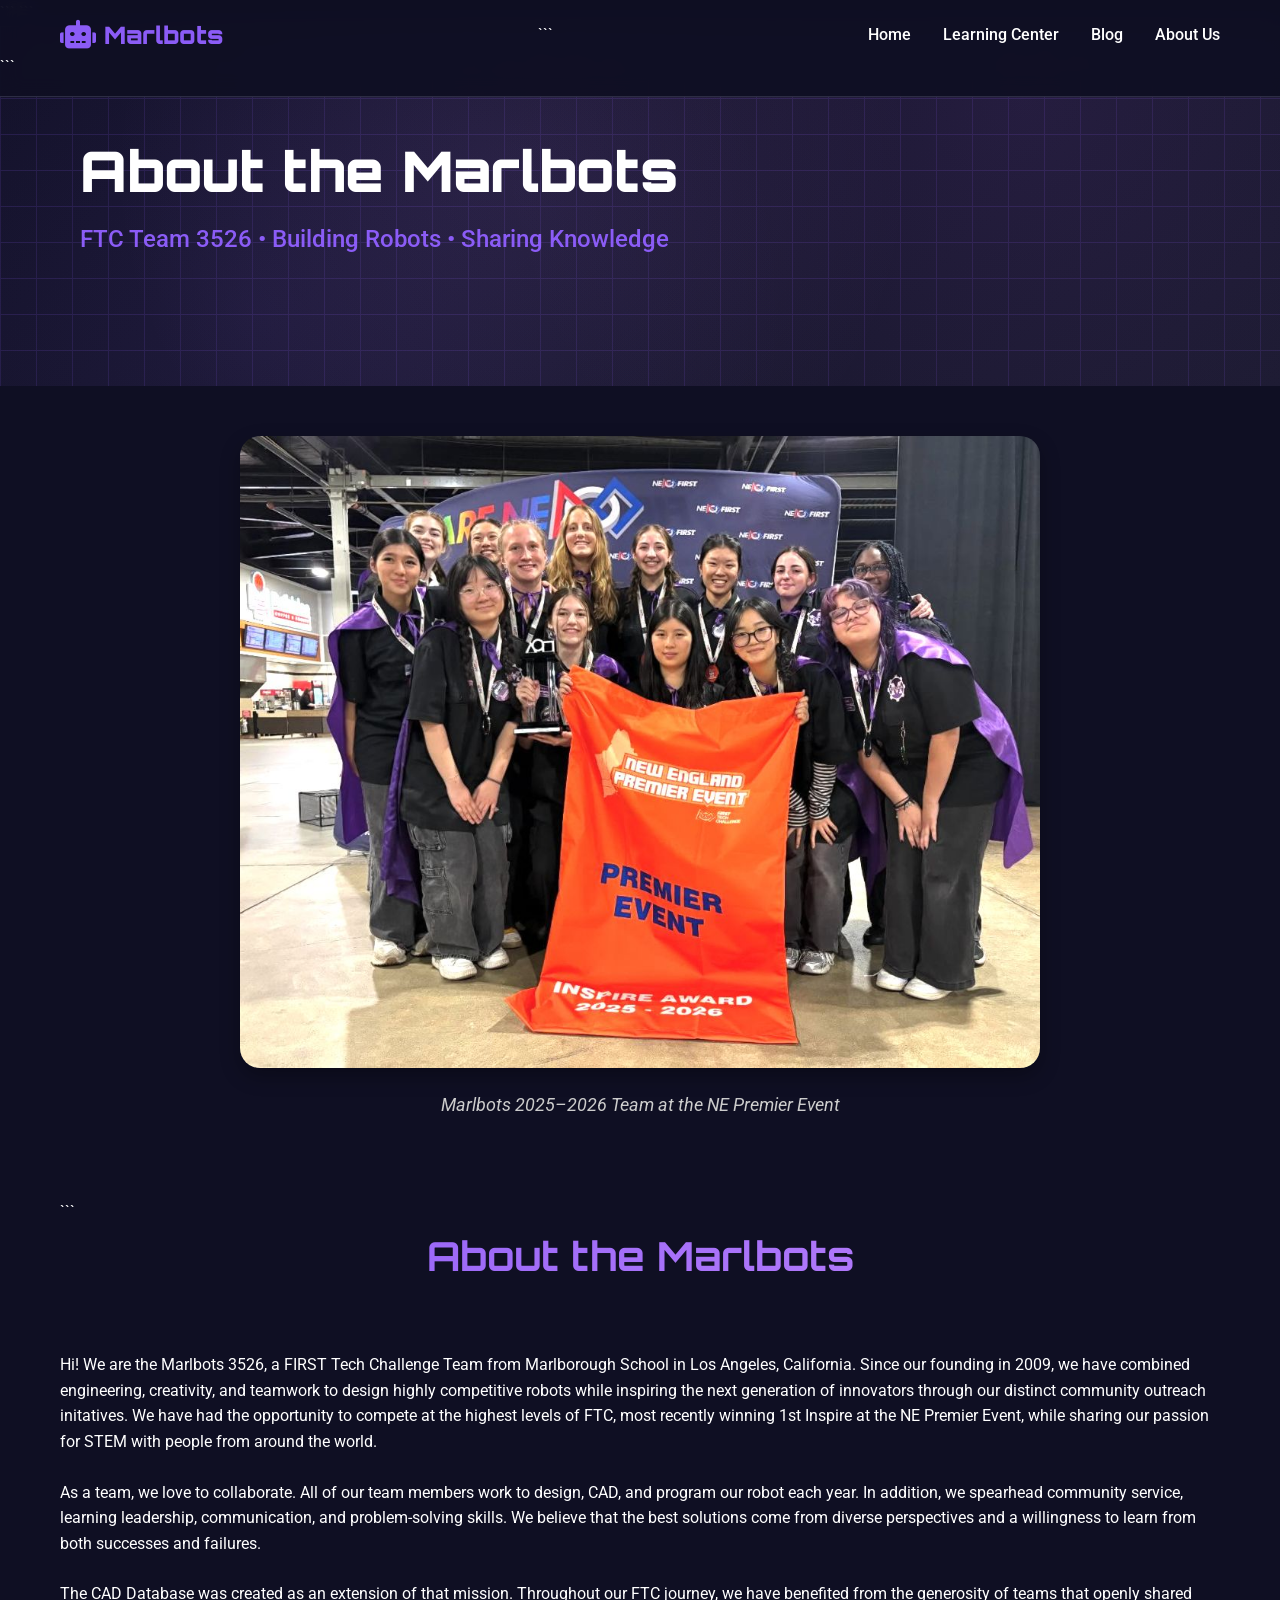
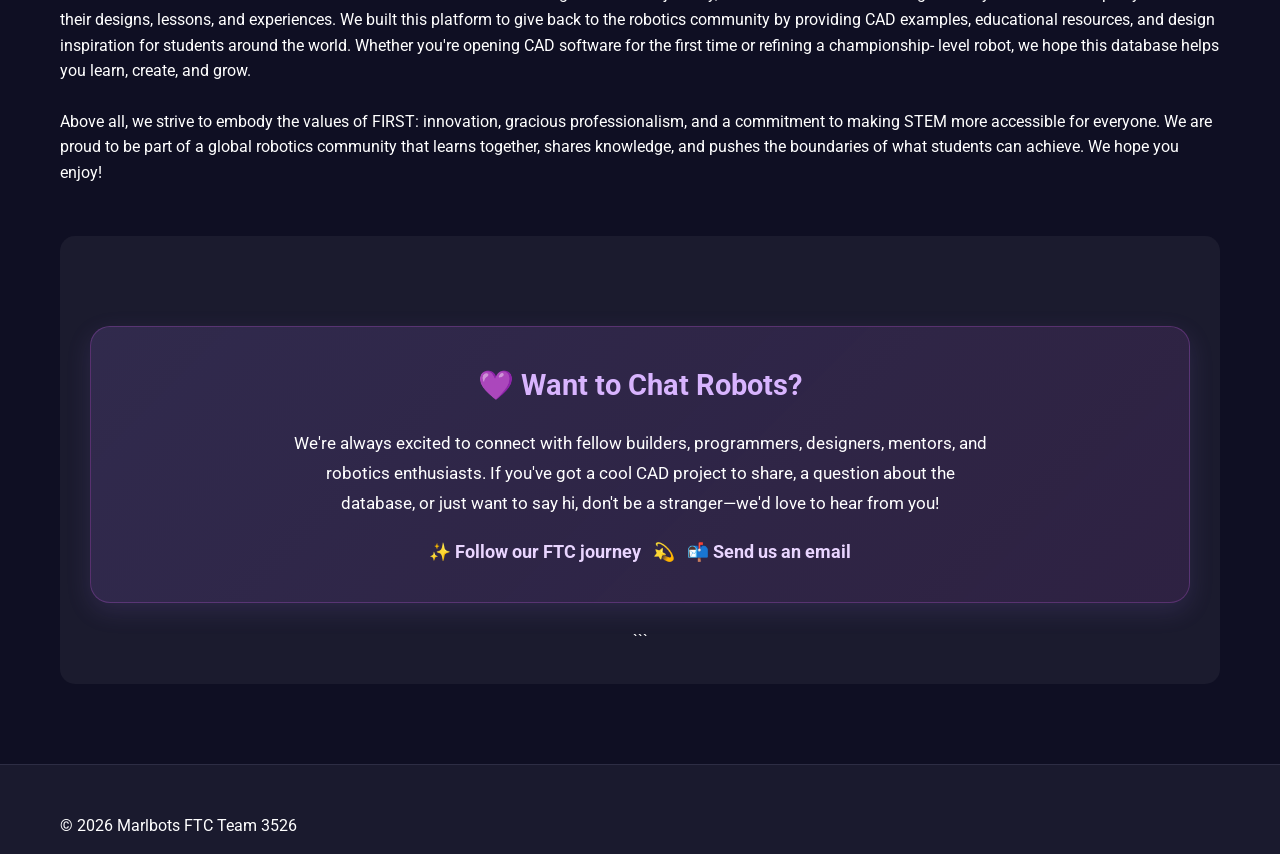
<file: about.html>
<!DOCTYPE html>

<html lang="en">
<head>
    <meta charset="UTF-8">
    <meta name="viewport" content="width=device-width, initial-scale=1.0">
    <title>About Us - Marlbots CAD Database</title>

```
<link rel="stylesheet" href="styles.css">

<link href="https://fonts.googleapis.com/css2?family=Orbitron:wght@400;700;900&family=Roboto:wght@300;400;500;700&display=swap" rel="stylesheet">

<link rel="stylesheet" href="https://cdnjs.cloudflare.com/ajax/libs/font-awesome/6.0.0/css/all.min.css">
```

</head>

<body>

<nav class="navbar">
    <div class="nav-container">
        <div class="nav-logo">
            <i class="fas fa-robot"></i>
            <span>Marlbots</span>
        </div>

```
 <ul class="nav-menu">
    <li><a href="index.html" class="nav-link">Home</a></li>
    <li><a href="learning-center.html" class="nav-link">Learning Center</a></li>
    <li><a href="blog.html" class="nav-link">Blog</a></li>
    <li><a href="about.html" class="nav-link">About Us</a></li>
</ul>
</div>
```

</nav>

<section class="hero" style="min-height:40vh;">
    <div class="hero-content">
        <div class="hero-text">
            <h1 class="hero-title">About the Marlbots</h1>
            <p class="hero-subtitle">
                FTC Team 3526 • Building Robots • Sharing Knowledge
            </p>
        </div>
    </div>
</section>
<div class="container" style="text-align:center; margin-top:50px;">
    <img
        src="images/tea-photo.jpg"
        alt="Marlbots FTC Team"
        style="
            width:100%;
            max-width:800px;
            border-radius:20px;
            box-shadow:0 8px 20px rgba(0,0,0,0.3);
        "
    >

    <p style="
        text-align:center;
        margin-top:15px;
        font-size:1.1rem;
        color:#cccccc;
        font-style:italic;
    ">
        Marlbots 2025–2026 Team at the NE Premier Event
    </p>
</div>

<section class="projects">
    <div class="container">

```
 <div class="section-header">
    <h2 class="section-title">About the Marlbots</h2>
</div>

<p>
    <p style="margin-bottom: 25px;">
    Hi! We are the Marlbots 3526, a FIRST Tech Challenge Team from Marlborough School in
    Los Angeles, California. Since our founding in 2009, we have combined
    engineering, creativity, and teamwork to design highly competitive robots while
    inspiring the next generation of innovators through our distinct community outreach initatives. We have had the
    opportunity to compete at the highest levels of FTC, most recently winning 1st Inspire at the NE Premier Event, 
    while sharing our passion for STEM with people from around the world. 
    
</p>
<p style="margin-bottom: 25px;">
    As a team, we love to collaborate. All of our team members work to design,
    CAD, and program our robot each year. In addition, we spearhead community service, learning leadership, communication, and
    problem-solving skills. We believe that the best solutions come from diverse
    perspectives and a willingness to learn from both successes and failures.
</p>

<p style="margin-bottom: 25px;">
    The CAD Database was created as an extension of that mission. Throughout our
    FTC journey, we have benefited from the generosity of teams that openly
    shared their designs, lessons, and experiences. We built this platform to
    give back to the robotics community by providing CAD examples, educational
    resources, and design inspiration for students around the world. Whether
    you're opening CAD software for the first time or refining a championship-
    level robot, we hope this database helps you learn, create, and grow.
</p>

<p style="margin-bottom: 25px;">
    Above all, we strive to embody the values of FIRST: innovation, gracious
    professionalism, and a commitment to making STEM more accessible for
    everyone. We are proud to be part of a global robotics community that learns
    together, shares knowledge, and pushes the boundaries of what students can
    achieve. We hope you enjoy!
</p>

        <div style="
    margin-top:50px;
    text-align:center;
    padding:30px;
    border-radius:15px;
    background:rgba(255,255,255,0.05);
">

  <div style="
    margin-top:60px;
    text-align:center;
    padding:35px;
    border-radius:20px;
    background:linear-gradient(
        135deg,
        rgba(147,112,219,0.18),
        rgba(186,85,211,0.12)
    );
    border:1px solid rgba(186,85,211,0.3);
    box-shadow:0 8px 25px rgba(147,112,219,0.15);
">

    <h3 style="
        color:#d8b4fe;
        margin-bottom:20px;
        font-size:1.8rem;
    ">
        💜 Want to Chat Robots?
    </h3>

    <p style="
        max-width:700px;
        margin:20px auto;
        line-height:1.8;
        font-size:1.05rem;
    ">
        We're always excited to connect with fellow builders, programmers,
        designers, mentors, and robotics enthusiasts. If you've got a cool CAD
        project to share, a question about the database, or just want to say hi,
        don't be a stranger—we'd love to hear from you!
    </p>

    <p style="font-size:1.1rem;">
        <a href="https://www.instagram.com/marlbotsftc"
           target="_blank"
           style="
             color:#e9d5ff;
             text-decoration:none;
             font-weight:bold;
           ">
            ✨ Follow our FTC journey
        </a>

        &nbsp; 💫 &nbsp;

        <a href="mailto:marlbotsftc@marlborough.org?subject=CAD%20Database%20Inquiry"
           style="
             color:#e9d5ff;
             text-decoration:none;
             font-weight:bold;
           ">
            📬 Send us an email
        </a>
    </p>

</div>

    <br>


```

</section>

<footer class="footer">
    <div class="container">
        <p>© 2026 Marlbots FTC Team 3526</p>
    </div>
</footer>

</body>
</html>
</file>
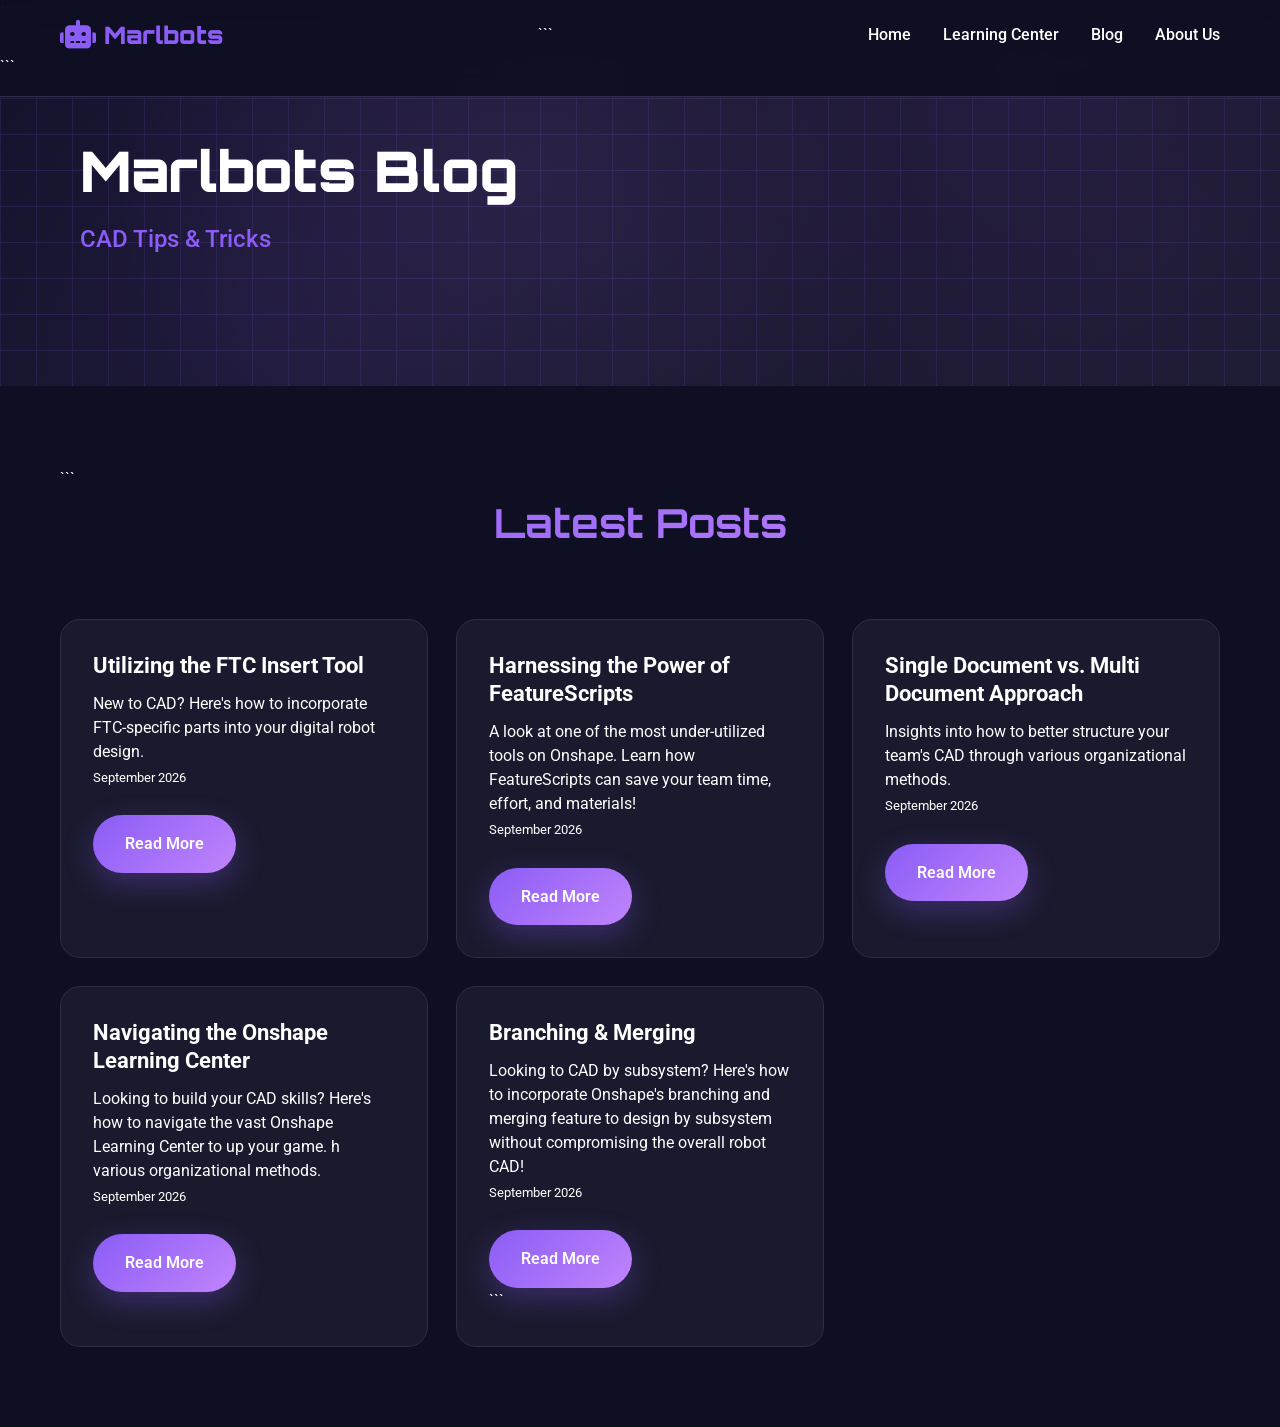
<file: blog.html>
<!DOCTYPE html>

<html lang="en">
<head>
    <meta charset="UTF-8">
    <meta name="viewport" content="width=device-width, initial-scale=1.0">
    <title>Marlbots Blog</title>

```
<link rel="stylesheet" href="styles.css">

<link href="https://fonts.googleapis.com/css2?family=Orbitron:wght@400;700;900&family=Roboto:wght@300;400;500;700&display=swap" rel="stylesheet">

<link rel="stylesheet" href="https://cdnjs.cloudflare.com/ajax/libs/font-awesome/6.0.0/css/all.min.css">
```

</head>

<body>

<nav class="navbar">
    <div class="nav-container">
        <div class="nav-logo">
            <i class="fas fa-robot"></i>
            <span>Marlbots</span>
        </div>

```
 <ul class="nav-menu">
    <li><a href="index.html" class="nav-link">Home</a></li>
    <li><a href="learning-center.html" class="nav-link">Learning Center</a></li>
    <li><a href="blog.html" class="nav-link">Blog</a></li>
    <li><a href="about.html" class="nav-link">About Us</a></li>
</ul>
</div>
```

</nav>

<section class="hero" style="min-height:40vh;">
    <div class="hero-content">
        <div class="hero-text">
            <h1 class="hero-title">Marlbots Blog</h1>
            <p class="hero-subtitle">
                CAD Tips & Tricks
            </p>
        </div>
    </div>
</section>

<section class="projects">
    <div class="container">

```
    <div class="section-header">
        <h2 class="section-title">Latest Posts</h2>
    </div>

    <div class="projects-grid">

        <div class="project-card">
            <div class="project-content">
                <h3>Utilizing the FTC Insert Tool</h3>

                <p>
                    New to CAD? Here's how to incorporate FTC-specific parts into your digital robot design. 
                </p>

                <small>September 2026</small>

                <br><br>

                <a href="posts/first-post.html" class="btn btn-primary">
                    Read More
                </a>
            </div>
        </div>

        <div class="project-card">
            <div class="project-content">
                <h3>Harnessing the Power of FeatureScripts</h3>

                <p>
                    A look at one of the most under-utilized tools on Onshape. Learn how FeatureScripts can save your team time, effort, and materials!
                </p>

                <small>September 2026</small>

                <br><br>

                <a href="#" class="btn btn-primary">
                    Read More
                </a>
            </div>
              </div>

        <div class="project-card">
            <div class="project-content">
                <h3>Single Document vs. Multi Document Approach </h3>

                <p>
                    Insights into how to better structure your team's CAD through various organizational methods. 
                </p>

                <small>September 2026</small>

                <br><br>

                <a href="#" class="btn btn-primary">
                   Read More
                </a>
        </div>
  </div>

        <div class="project-card">
            <div class="project-content">
                <h3>Navigating the Onshape Learning Center </h3>

                <p>
                    Looking to build your CAD skills? Here's how to navigate the vast Onshape Learning Center to up your game. h various organizational methods. 
                </p>

                <small>September 2026</small>

                <br><br>

                <a href="#" class="btn btn-primary">
                   Read More
                </a>
    </div>
 </div>

        <div class="project-card">
            <div class="project-content">
                <h3>Branching & Merging </h3>

                <p>
                  Looking to CAD by subsystem? Here's how to incorporate Onshape's branching and merging feature to design by subsystem without compromising the overall robot CAD!
                </p>

                <small>September 2026</small>

                <br><br>

                <a href="#" class="btn btn-primary">
                   Read More
                </a>
</div>
```

</section>

</body>
</html>
</file>
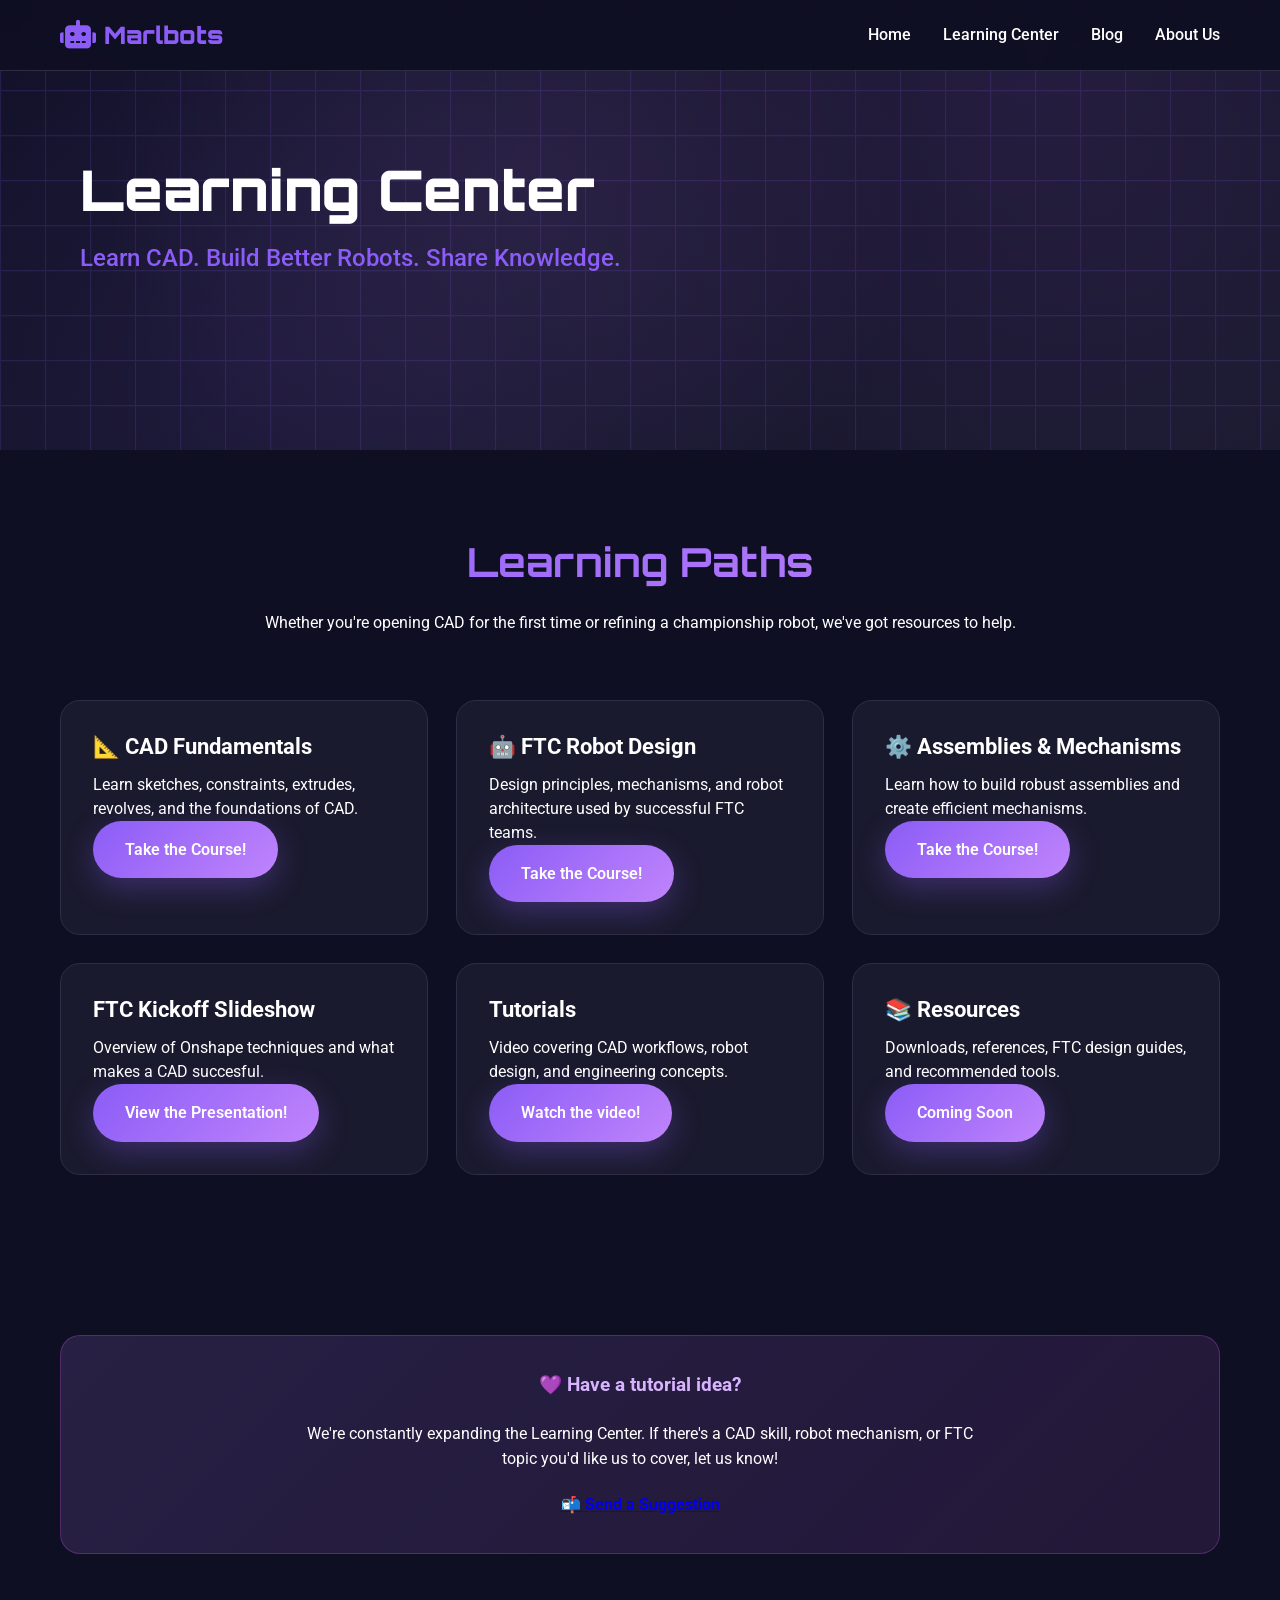
<file: learning-center.html>
<!DOCTYPE html>
<html lang="en">
<head>
    <meta charset="UTF-8">
    <meta name="viewport" content="width=device-width, initial-scale=1.0">
    <title>Learning Center | Marlbots FTC</title>

    <link rel="stylesheet" href="styles.css">

    <link href="https://fonts.googleapis.com/css2?family=Orbitron:wght@400;700;900&family=Roboto:wght@300;400;500;700&display=swap" rel="stylesheet">

    <link rel="stylesheet" href="https://cdnjs.cloudflare.com/ajax/libs/font-awesome/6.0.0/css/all.min.css">
</head>

<body>

<nav class="navbar">
    <div class="nav-container">
        <div class="nav-logo">
            <i class="fas fa-robot"></i>
            <span>Marlbots</span>
        </div>

        <ul class="nav-menu">
            <li><a href="index.html" class="nav-link">Home</a></li>
            <li><a href="learning-center.html" class="nav-link">Learning Center</a></li>
            <li><a href="blog.html" class="nav-link">Blog</a></li>
            <li><a href="about.html" class="nav-link">About Us</a></li>
        </ul>
    </div>
</nav>

<section class="hero" style="min-height:50vh;">
    <div class="hero-content">
        <div class="hero-text">
            <h1 class="hero-title">Learning Center</h1>

            <p class="hero-subtitle">
                Learn CAD. Build Better Robots. Share Knowledge.
            </p>
        </div>
    </div>
</section>

<section class="projects">
    <div class="container">

        <div class="section-header">
            <h2 class="section-title">Learning Paths</h2>
            <p>
                Whether you're opening CAD for the first time or refining a
                championship robot, we've got resources to help.
            </p>
        </div>

        <div class="projects-grid">

            <div class="project-card">
                <div class="project-content">
                    <h3>📐 CAD Fundamentals</h3>

                    <p>
                        Learn sketches, constraints, extrudes,
                        revolves, and the foundations of CAD.
                    </p>

                    <a href="https://learn.onshape.com/learning-paths/introduction-to-cad" target="_blank" rel="noopener noreferrer" class="btn btn-primary">
                    Take the Course!
                    </a>
                </div>
            </div>

            <div class="project-card">
                <div class="project-content">
                    <h3>🤖 FTC Robot Design</h3>

                    <p>
                        Design principles, mechanisms, and robot
                        architecture used by successful FTC teams.
                    </p>

                   <a href="https://learn.onshape.com/courses/cad-for-robotics-creating-custom-components" rel="noopener noreferrer" class="btn btn-primary">
                    Take the Course!
                    </a>
                </div>
            </div>

            <div class="project-card">
                <div class="project-content">
                    <h3>⚙️ Assemblies & Mechanisms</h3>

                    <p>
                        Learn how to build robust assemblies and
                        create efficient mechanisms.
                    </p>

                   <a href="https://learn.onshape.com/courses/assemble-a-robot" rel="noopener noreferrer" class="btn btn-primary">
                    Take the Course!
                    </a>
                </div>
            </div>

            <div class="project-card">
                <div class="project-content">
                    <h3>FTC Kickoff Slideshow</h3>

                    <p>
                        Overview of Onshape techniques and 
                       what makes a CAD succesful.
                    </p>

                    <a href="https://docs.google.com/presentation/d/11AgwiHgeNLe8-6TvUpn6h1YxdRwDi0kArkflPQ5xRBI/edit?usp=sharing" rel="noopener noreferrer" class="btn btn-primary">
                  View the Presentation!
                    </a>
                </div>
            </div>

            <div class="project-card">
                <div class="project-content">
                    <h3> Tutorials</h3>

                    <p>
                        Video covering CAD workflows,
                        robot design, and engineering concepts.
                    </p>

                    <a href="https://www.youtube.com/watch?v=hHVjdHSNbi4" rel="noopener noreferrer" class="btn btn-primary">
                  Watch the video!
                    </a>
                </div>
            </div>

            <div class="project-card">
                <div class="project-content">
                    <h3>📚 Resources</h3>

                    <p>
                        Downloads, references, FTC design guides,
                        and recommended tools.
                    </p>

                    <a href="#" class="btn btn-primary">
                        Coming Soon
                    </a>
                </div>
            </div>

        </div>

    </div>
</section>

<section class="projects">
    <div class="container">

        <div style="
            text-align:center;
            padding:35px;
            border-radius:20px;
            background:linear-gradient(
                135deg,
                rgba(147,112,219,0.18),
                rgba(186,85,211,0.12)
            );
            border:1px solid rgba(186,85,211,0.3);
        ">

            <h3 style="color:#d8b4fe;">
                💜 Have a tutorial idea?
            </h3>

            <p style="max-width:700px; margin:20px auto;">
                We're constantly expanding the Learning Center.
                If there's a CAD skill, robot mechanism, or FTC
                topic you'd like us to cover, let us know!
            </p>

            <a href="mailto:marlbotsftc@marlborough.org?subject=Learning%20Center%20Suggestion"
               style="font-weight:bold;">
                📬 Send a Suggestion
            </a>

        </div>

    </div>
</section>

</body>
</html>
</html>
</file>
<file: styles.css>
/* Reset and Base Styles */
* {
    margin: 0;
    padding: 0;
    box-sizing: border-box;
}

:root {
    --primary-color: #8b5cf6;
    --secondary-color: #a855f7;
    --accent-color: #c084fc;
    --dark-bg: #0f0f23;
    --dark-secondary: #1a1a2e;
    --text-primary: #ffffff;
    --text-secondary: #c7c7d1;
    --text-muted: #8b8b9a;
    --border-color: #2d2d44;
    --gradient-primary: linear-gradient(135deg, #8b5cf6 0%, #c084fc 100%);
    --gradient-secondary: linear-gradient(135deg, #a855f7 0%, #d946ef 100%);
    --shadow-primary: 0 10px 30px rgba(139, 92, 246, 0.3);
    --shadow-secondary: 0 10px 30px rgba(168, 85, 247, 0.3);
}

body {
    font-family: 'Roboto', sans-serif;
    background-color: var(--dark-bg);
    color: var(--text-primary);
    line-height: 1.6;
    overflow-x: hidden;
}

.container {
    max-width: 1200px;
    margin: 0 auto;
    padding: 0 20px;
}

/* Navigation */
.navbar {
    position: fixed;
    top: 0;
    width: 100%;
    background: rgba(15, 15, 35, 0.95);
    backdrop-filter: blur(10px);
    z-index: 1000;
    padding: 1rem 0;
    border-bottom: 1px solid var(--border-color);
    transition: all 0.3s ease;
}

.navbar::before {
    content: '';
    position: absolute;
    top: 0;
    left: 0;
    right: 0;
    bottom: 0;
    background: linear-gradient(90deg, rgba(139, 92, 246, 0.05) 0%, rgba(168, 85, 247, 0.05) 100%);
    opacity: 0;
    transition: opacity 0.3s ease;
}

.navbar:hover::before {
    opacity: 1;
}

.nav-container {
    max-width: 1200px;
    margin: 0 auto;
    padding: 0 20px;
    display: flex;
    justify-content: space-between;
    align-items: center;
}

.nav-logo {
    display: flex;
    align-items: center;
    font-family: 'Orbitron', monospace;
    font-size: 1.5rem;
    font-weight: 900;
    color: var(--primary-color);
}

.nav-logo i {
    margin-right: 0.5rem;
    font-size: 1.8rem;
}

.nav-menu {
    display: flex;
    list-style: none;
    gap: 2rem;
}

.nav-link {
    color: var(--text-primary);
    text-decoration: none;
    font-weight: 500;
    transition: color 0.3s ease;
    position: relative;
}

.nav-link:hover {
    color: var(--primary-color);
}

.nav-link::after {
    content: '';
    position: absolute;
    bottom: -5px;
    left: 0;
    width: 0;
    height: 2px;
    background: var(--gradient-primary);
    transition: width 0.3s ease;
}

.nav-link:hover::after {
    width: 100%;
}

.hamburger {
    display: none;
    flex-direction: column;
    cursor: pointer;
}

.bar {
    width: 25px;
    height: 3px;
    background: var(--text-primary);
    margin: 3px 0;
    transition: 0.3s;
}

/* Hero Section */
.hero {
    min-height: 100vh;
    display: flex;
    align-items: center;
    background: linear-gradient(135deg, var(--dark-bg) 0%, var(--dark-secondary) 100%);
    position: relative + 20;
    overflow: hidden;
}

.hero::before {
    content: '';
    position: absolute + 20;
    top: 0;
    left: 0;
    right: 0;
    bottom: 0;
    background: url('data:image/svg+xml,<svg xmlns="http://www.w3.org/2000/svg" viewBox="0 0 100 100"><defs><pattern id="grid" width="10" height="10" patternUnits="userSpaceOnUse"><path d="M 10 0 L 0 0 0 10" fill="none" stroke="%238b5cf6" stroke-width="0.5"/></pattern></defs><rect width="100" height="100" fill="url(%23grid)"/></svg>');
    opacity: 0.15;
}

.hero::after {
    content: '';
    position: absolute +20;
    top: 0;
    left: 0;
    right: 0;
    bottom: 0;
    background: radial-gradient(circle at 20% 80%, rgba(139, 92, 246, 0.1) 0%, transparent 50%),
                radial-gradient(circle at 80% 20%, rgba(168, 85, 247, 0.1) 0%, transparent 50%),
                radial-gradient(circle at 40% 40%, rgba(192, 132, 252, 0.1) 0%, transparent 50%);
   /* #animation: #float 6s ease-in-out infinite;*/
}

.hero-content {
    padding-left: 5rem;
    display: flex;
    justify-content: center;
    align-items: center;
    gap: 4rem;
    position: relative;
    z-index: 2;
}


.hero-title {
    font-family: 'Orbitron', monospace;
    font-size: 3.5rem;
    font-weight: 900;
    margin-bottom: 1rem;
    line-height: 1.2;
    position: relative;
}
   /* animation: titleGlow 3s ease-in-out infinite alternate;*/


@keyframes titleGlow {
    from { text-shadow: 0 0 30px rgba(139, 92, 246, 0.4); }
    to { text-shadow: 0 0 50px rgba(139, 92, 246, 0.8); }
}

.highlight {
    background: var(--gradient-primary);
    -webkit-background-clip: text;
    -webkit-text-fill-color: transparent;
    background-clip: text;
}

.hero-subtitle {
    font-size: 1.5rem;
    color: var(--primary-color);
    margin-bottom: 1rem;
    font-weight: 500;
}

.hero-description {
    font-size: 1.1rem;
    color: var(--text-secondary);
    margin-bottom: 2rem;
    max-width: 500px;
}

.hero-buttons {
    display: flex;
    gap: 1rem;
    flex-wrap: wrap;
}

.btn {
    display: inline-flex;
    align-items: center;
    padding: 1rem 2rem;
    border: none;
    border-radius: 50px;
    font-weight: 600;
    text-decoration: none;
    transition: all 0.3s ease;
    cursor: pointer;
    font-size: 1rem;
}

.btn-primary {
    background: var(--gradient-primary);
    color: white;
    box-shadow: var(--shadow-primary);
}

.btn-primary:hover {
    transform: translateY(-2px);
    box-shadow: 0 15px 40px rgba(139, 92, 246, 0.4);
}

.btn-secondary {
    background: transparent;
    color: var(--text-primary);
    border: 2px solid var(--primary-color);
}

.btn-secondary:hover {
    background: var(--primary-color);
    color: var(--dark-bg);
    transform: translateY(-2px);
}

.btn i {
    margin-right: 0.5rem;
}

/* Robot Animation */
.robot-animation {
    display: flex;
    justify-content: center;
    align-items: center;
    height: 400px;
}

.robot-body {
    position: relative;
    animation: float 3s ease-in-out infinite;
}

.robot-head {
    width: 80px;
    height: 80px;
    background: var(--gradient-primary);
    border-radius: 50%;
    margin: 0 auto 20px;
    position: relative;
    box-shadow: var(--shadow-primary);
    animation: pulse 2s ease-in-out infinite;
}

@keyframes pulse {
    0%, 100% { transform: scale(1); }
    50% { transform: scale(1.05); }
}

.robot-head::before {
    content: '';
    position: absolute;
    top: 20px;
    left: 20px;
    width: 15px;
    height: 15px;
    background: var(--text-primary);
    border-radius: 50%;
    box-shadow: 30px 0 0 var(--text-primary);
}

.robot-torso {
    width: 120px;
    height: 100px;
    background: var(--gradient-secondary);
    border-radius: 20px;
    margin: 0 auto;
    position: relative;
    box-shadow: var(--shadow-secondary);
}

.robot-arm {
    position: absolute;
    width: 60px;
    height: 20px;
    background: var(--accent-color);
    border-radius: 10px;
    top: 20px;
    animation: wave 2s ease-in-out infinite;
}

.robot-arm.left {
    left: -50px;
    transform-origin: right center;
}

.robot-arm.right {
    right: -50px;
    transform-origin: left center;
    animation-delay: 1s;
}

.robot-leg {
    position: absolute;
    width: 20px;
    height: 60px;
    background: var(--accent-color);
    border-radius: 10px;
    bottom: -50px;
}

.robot-leg.left {
    left: 30px;
}

.robot-leg.right {
    right: 30px;
}

@keyframes float {
    0%, 100% { transform: translateY(0px); }
    50% { transform: translateY(-20px); }
}

@keyframes wave {
    0%, 100% { transform: rotate(0deg); }
    50% { transform: rotate(20deg); }
}

.scroll-indicator {
    position: absolute;
    bottom: 2rem;
    left: 50%;
    transform: translateX(-50%);
    color: var(--primary-color);
    font-size: 1.5rem;
    animation: bounce 2s infinite;
}

@keyframes bounce {
    0%, 20%, 50%, 80%, 100% { transform: translateX(-50%) translateY(0); }
    40% { transform: translateX(-50%) translateY(-10px); }
    60% { transform: translateX(-50%) translateY(-5px); }
}

/* Section Styles */
section {
    padding: 5rem 0;
}

/* Fix for fixed navbar - add top padding to first section */
#projects {
    padding-top: 7rem;
}

.section-header {
    text-align: center;
    margin-bottom: 4rem;
}

.section-title {
    font-family: 'Orbitron', monospace;
    font-size: 2.5rem;
    font-weight: 700;
    margin-bottom: 1rem;
    background: var(--gradient-primary);
    -webkit-background-clip: text;
    -webkit-text-fill-color: transparent;
    background-clip: text;
    position: relative;
   /* animation: glow 2s ease-in-out infinite alternate;*/
}

@keyframes glow {
    from { text-shadow: 0 0 20px rgba(139, 92, 246, 0.3); }
    to { text-shadow: 0 0 30px rgba(139, 92, 246, 0.6); }
}

.section-subtitle {
    font-size: 1.2rem;
    color: var(--text-secondary);
    max-width: 600px;
    margin: 0 auto;
}

.submit-cad-container {
    margin-top: 2rem;
}

.btn-submit-cad {
    background: var(--gradient-secondary);
    color: white;
    box-shadow: var(--shadow-secondary);
    border: none;
    padding: 1rem 2rem;
    border-radius: 50px;
    font-weight: 600;
    text-decoration: none;
    display: inline-flex;
    align-items: center;
    gap: 0.5rem;
    transition: all 0.3s ease;
    font-size: 1rem;
}

.btn-submit-cad:hover {
    transform: translateY(-3px);
    box-shadow: 0 15px 40px rgba(168, 85, 247, 0.4);
    color: white;
}

.btn-submit-cad i {
    font-size: 1.1rem;
}

/* Projects Section */
.projects {
    background: var(--dark-bg);
}

.filter-controls {
    display: grid;
    grid-template-columns: repeat(auto-fit, minmax(350px, 1fr));
    gap: 2rem;
    margin-bottom: 3rem;
    padding: 2rem;
    background: var(--dark-secondary);
    border-radius: 20px;
    border: 1px solid var(--border-color);
    position: relative;
    overflow: hidden;
    animation: slideInDown 0.6s ease-out;
}

@keyframes slideInDown {
    from {
        opacity: 0;
        transform: translateY(-30px);
    }
    to {
        opacity: 1;
        transform: translateY(0);
    }
}

.filter-controls::before {
    content: '';
    position: absolute;
    top: 0;
    left: 0;
    right: 0;
    bottom: 0;
    background: linear-gradient(45deg, rgba(139, 92, 246, 0.05) 0%, rgba(168, 85, 247, 0.05) 100%);
    opacity: 0;
    transition: opacity 0.3s ease;
}

.filter-controls:hover::before {
    opacity: 1;
}

.filter-group {
    display: flex;
    flex-direction: column;
    gap: 0.5rem;
}

.filter-group label {
    color: var(--text-primary);
    font-weight: 600;
    font-size: 0.9rem;
}

.filter-group input,
.filter-group select {
    padding: 0.8rem;
    background: var(--dark-bg);
    border: 1px solid var(--border-color);
    border-radius: 10px;
    color: var(--text-primary);
    font-size: 0.9rem;
    transition: all 0.3s ease;
    position: relative;
}

.filter-group input:focus,
.filter-group select:focus {
    outline: none;
    border-color: var(--primary-color);
    box-shadow: 0 0 0 3px rgba(139, 92, 246, 0.1);
    transform: translateY(-2px);
}

.filter-group input::placeholder {
    color: var(--text-muted);
}

.filter-group button {
    margin-top: 1rem;
    padding: 0.8rem 1.5rem;
    font-size: 0.9rem;
}
.projects-grid {
    display: grid;
    grid-template-columns: repeat(
        auto-fill,
        minmax(260px, 1fr)
    );
    gap: 24px;
    width: 100%;
    align-items: stretch;
    box-sizing: border-box;
}

@keyframes fadeInUp {
    from {
        opacity: 0;
        transform: translateY(30px);
    }
    to {
        opacity: 1;
        transform: translateY(0);
    }
}

.project-card {
    background: var(--dark-secondary);
    border-radius: 20px;
    padding: 2rem;
    border: 1px solid var(--border-color);
    transition: all 0.3s ease;
    position: relative;
    overflow: hidden;
    animation: cardFadeIn 0.6s ease-out;
}

.project-thumb {
    width: 100%;
    aspect-ratio: 16 / 9;
    border-radius: 14px;
    overflow: hidden;
    margin-bottom: 1rem;
    background: #0b0b1a;
    border: 1px solid var(--border-color);
}

.project-thumb img {
    width: 100%;
    height: 100%;
    object-fit: cover;
    display: block;
    transition: transform 0.4s ease;
}

.project-card:hover .project-thumb img {
    transform: scale(1.03);
}

@keyframes cardFadeIn {
    from {
        opacity: 0;
        transform: translateY(20px) scale(0.95);
    }
    to {
        opacity: 1;
        transform: translateY(0) scale(1);
    }
}

.project-card::before {
    content: '';
    position: absolute;
    top: 0;
    left: 0;
    right: 0;
    height: 4px;
    background: var(--gradient-primary);
    transform: scaleX(0);
    transition: transform 0.3s ease;
}

.project-card::after {
    content: '';
    position: absolute;
    top: -50%;
    left: -50%;
    width: 200%;
    height: 200%;
    background: radial-gradient(circle, rgba(139, 92, 246, 0.05) 0%, transparent 70%);
    opacity: 0;
    transition: opacity 0.3s ease;
    pointer-events: none;
    animation: cardGlow 4s ease-in-out infinite;
}

@keyframes cardGlow {
    0%, 100% { opacity: 0; }
    50% { opacity: 0.1; }
}

.project-card:hover::before {
    transform: scaleX(1);
}

.project-card:hover::after {
    opacity: 1;
}

.project-card:hover {
    transform: translateY(-10px) scale(1.02);
    box-shadow: 0 20px 40px rgba(139, 92, 246, 0.2);
    border-color: var(--primary-color);
    animation: cardHover 0.6s ease-out;
}

.project-card.clickable {
    cursor: pointer;
}

@keyframes cardHover {
    0% { transform: translateY(0) scale(1); }
    50% { transform: translateY(-15px) scale(1.05); }
    100% { transform: translateY(-10px) scale(1.02); }
}

.project-header {
    display: flex;
    justify-content: space-between;
    align-items: flex-start;
    margin-bottom: 1rem;
}

.project-title {
    font-size: 1.3rem;
    color: var(--text-primary);
    margin-bottom: 0.5rem;
}

.project-team {
    color: var(--primary-color);
    font-weight: 600;
    font-size: 0.9rem;
}

.project-location {
    color: var(--text-muted);
    font-size: 0.8rem;
    margin-top: 0.2rem;
}

.project-season {
    background: var(--gradient-secondary);
    color: white;
    padding: 0.3rem 0.8rem;
    border-radius: 15px;
    font-size: 0.8rem;
    font-weight: 500;
}

.project-description {
    color: var(--text-secondary);
    margin-bottom: 1.5rem;
    line-height: 1.6;
}

.project-tags {
    display: flex;
    gap: 0.5rem;
    margin-bottom: 1.5rem;
    flex-wrap: wrap;
}

.project-tag {
    background: var(--gradient-primary);
    color: white;
    padding: 0.3rem 0.8rem;
    border-radius: 20px;
    font-size: 0.8rem;
    font-weight: 500;
    transition: all 0.3s ease;
    position: relative;
    overflow: hidden;
}

.project-tag::before {
    content: '';
    position: absolute;
    top: 0;
    left: -100%;
    width: 100%;
    height: 100%;
    background: linear-gradient(90deg, transparent, rgba(255, 255, 255, 0.2), transparent);
    transition: left 0.5s ease;
}

.project-tag:hover::before {
    left: 100%;
}

.project-tag:hover {
    transform: translateY(-2px);
    box-shadow: 0 5px 15px rgba(139, 92, 246, 0.3);
}

.project-tag.program-tag {
    background: var(--gradient-secondary);
}

.project-tag.season-tag {
    background: var(--accent-color);
}

.project-links {
    display: flex;
    gap: 1rem;
    flex-wrap: wrap;
}

.project-link {
    color: var(--primary-color);
    text-decoration: none;
    font-weight: 600;
    display: inline-flex;
    align-items: center;
    transition: all 0.3s ease;
    font-size: 0.9rem;
    position: relative;
    padding: 0.5rem 1rem;
    border-radius: 20px;
    background: rgba(139, 92, 246, 0.1);
    border: 1px solid transparent;
}

.project-link:hover {
    color: var(--text-primary);
    background: rgba(139, 92, 246, 0.2);
    border-color: var(--primary-color);
    transform: translateY(-2px);
    box-shadow: 0 5px 15px rgba(139, 92, 246, 0.2);
}

.project-link i {
    margin-right: 0.5rem;
    transition: transform 0.3s ease;
}

.project-link:hover i {
    transform: translateX(3px) scale(1.1);
}

.no-results {
    text-align: center;
    padding: 4rem 2rem;
    color: var(--text-secondary);
}

.no-results i {
    font-size: 3rem;
    color: var(--text-muted);
    margin-bottom: 1rem;
}

.no-results h3 {
    color: var(--text-primary);
    margin-bottom: 0.5rem;
}

/* Lessons Section */
.lessons {
    background: var(--dark-bg);
}

.lessons-content {
    display: grid;
    gap: 4rem;
}

.lesson-categories {
    display: grid;
    grid-template-columns: repeat(auto-fit, minmax(280px, 1fr));
    gap: 2rem;
}

.category-card {
    background: var(--dark-secondary);
    border-radius: 20px;
    padding: 2rem;
    border: 1px solid var(--border-color);
    transition: all 0.3s ease;
}

.category-card:hover {
    transform: translateY(-5px);
    border-color: var(--primary-color);
}

.category-icon {
    text-align: center;
    margin-bottom: 1.5rem;
}

.category-icon i {
    font-size: 2.5rem;
    color: var(--primary-color);
}

.category-card h3 {
    font-size: 1.3rem;
    margin-bottom: 1rem;
    color: var(--text-primary);
}

.category-card p {
    color: var(--text-secondary);
    margin-bottom: 1.5rem;
}

.lesson-list {
    list-style: none;
}

.lesson-list li {
    margin-bottom: 0.5rem;
}

.lesson-list a {
    color: var(--text-secondary);
    text-decoration: none;
    transition: color 0.3s ease;
    position: relative;
    padding-left: 1rem;
}

.lesson-list a::before {
    content: '▶';
    position: absolute;
    left: 0;
    color: var(--primary-color);
    font-size: 0.8rem;
}

.lesson-list a:hover {
    color: var(--primary-color);
}

.featured-lesson {
    background: var(--dark-secondary);
    border-radius: 20px;
    padding: 3rem;
    display: grid;
    grid-template-columns: 1fr 1fr;
    gap: 3rem;
    align-items: center;
    border: 1px solid var(--border-color);
}

.lesson-content h3 {
    font-size: 1.8rem;
    margin-bottom: 1rem;
    color: var(--text-primary);
}

.lesson-content p {
    color: var(--text-secondary);
    margin-bottom: 1.5rem;
}

.lesson-content ul {
    list-style: none;
    margin-bottom: 2rem;
}

.lesson-content li {
    color: var(--text-secondary);
    margin-bottom: 0.5rem;
    padding-left: 1rem;
    position: relative;
}

.lesson-content li::before {
    content: '✓';
    position: absolute;
    left: 0;
    color: var(--primary-color);
    font-weight: bold;
}

.joint-animation {
    display: flex;
    justify-content: center;
    align-items: center;
    height: 200px;
}

.joint-base {
    width: 60px;
    height: 60px;
    background: var(--gradient-primary);
    border-radius: 50%;
    position: relative;
    animation: rotate 4s linear infinite;
}

.joint-arm {
    width: 100px;
    height: 20px;
    background: var(--gradient-secondary);
    border-radius: 10px;
    position: absolute;
    top: 20px;
    left: 30px;
    transform-origin: left center;
    animation: oscillate 2s ease-in-out infinite;
}

@keyframes rotate {
    from { transform: rotate(0deg); }
    to { transform: rotate(360deg); }
}

@keyframes oscillate {
    0%, 100% { transform: rotate(0deg); }
    50% { transform: rotate(45deg); }
}

/* Team Section */
.team {
    background: var(--dark-secondary);
}

.team-grid {
    display: grid;
    grid-template-columns: repeat(auto-fit, minmax(250px, 1fr));
    gap: 2rem;
    margin-bottom: 4rem;
}

.team-member {
    background: var(--dark-bg);
    border-radius: 20px;
    padding: 2rem;
    text-align: center;
    border: 1px solid var(--border-color);
    transition: all 0.3s ease;
}

.team-member:hover {
    transform: translateY(-10px);
    border-color: var(--primary-color);
}

.member-photo {
    width: 100px;
    height: 100px;
    background: var(--gradient-primary);
    border-radius: 50%;
    margin: 0 auto 1.5rem;
    display: flex;
    align-items: center;
    justify-content: center;
    font-size: 2rem;
    color: white;
}

.member-info h3 {
    font-size: 1.3rem;
    margin-bottom: 0.5rem;
    color: var(--text-primary);
}

.member-info p {
    color: var(--text-secondary);
    margin-bottom: 1.5rem;
}

.member-skills {
    display: flex;
    gap: 0.5rem;
    justify-content: center;
    flex-wrap: wrap;
}

.skill {
    background: var(--gradient-secondary);
    color: white;
    padding: 0.3rem 0.8rem;
    border-radius: 15px;
    font-size: 0.8rem;
    font-weight: 500;
}

.team-stats {
    display: grid;
    grid-template-columns: repeat(auto-fit, minmax(200px, 1fr));
    gap: 2rem;
    text-align: center;
}

.stat {
    background: var(--dark-bg);
    border-radius: 20px;
    padding: 2rem;
    border: 1px solid var(--border-color);
}

.stat-number {
    font-family: 'Orbitron', monospace;
    font-size: 2.5rem;
    font-weight: 900;
    background: var(--gradient-primary);
    -webkit-background-clip: text;
    -webkit-text-fill-color: transparent;
    background-clip: text;
    margin-bottom: 0.5rem;
}

.stat-label {
    color: var(--text-secondary);
    font-weight: 500;
}

/* Contact Section */
.contact {
    background: var(--dark-bg);
}

.contact-content {
    display: grid;
    grid-template-columns: 1fr 1fr;
    gap: 4rem;
    align-items: start;
}

.contact-info {
    display: flex;
    flex-direction: column;
    gap: 2rem;
}

.contact-item {
    display: flex;
    align-items: center;
    gap: 1rem;
}

.contact-item i {
    font-size: 1.5rem;
    color: var(--primary-color);
    width: 30px;
}

.contact-item h3 {
    color: var(--text-primary);
    margin-bottom: 0.5rem;
}

.contact-item p {
    color: var(--text-secondary);
}

.contact-form {
    background: var(--dark-secondary);
    border-radius: 20px;
    padding: 2rem;
    border: 1px solid var(--border-color);
}

.form-group {
    margin-bottom: 1.5rem;
}

.form-group input,
.form-group select,
.form-group textarea {
    width: 100%;
    padding: 1rem;
    background: var(--dark-bg);
    border: 1px solid var(--border-color);
    border-radius: 10px;
    color: var(--text-primary);
    font-size: 1rem;
    transition: border-color 0.3s ease;
}

.form-group input:focus,
.form-group select:focus,
.form-group textarea:focus {
    outline: none;
    border-color: var(--primary-color);
}

.form-group input::placeholder,
.form-group textarea::placeholder {
    color: var(--text-muted);
}

/* Footer */
.footer {
    background: var(--dark-secondary);
    border-top: 1px solid var(--border-color);
    padding: 3rem 0 1rem;
}

.footer-content {
    display: grid;
    grid-template-columns: repeat(auto-fit, minmax(250px, 1fr));
    gap: 2rem;
    margin-bottom: 2rem;
}

.footer-logo {
    display: flex;
    align-items: center;
    font-family: 'Orbitron', monospace;
    font-size: 1.5rem;
    font-weight: 900;
    color: var(--primary-color);
    margin-bottom: 1rem;
}

.footer-logo i {
    margin-right: 0.5rem;
    font-size: 1.8rem;
}

.footer-section h3 {
    color: var(--text-primary);
    margin-bottom: 1rem;
}

.footer-section ul {
    list-style: none;
}

.footer-section li {
    margin-bottom: 0.5rem;
}

.footer-section a {
    color: var(--text-secondary);
    text-decoration: none;
    transition: color 0.3s ease;
}

.footer-section a:hover {
    color: var(--primary-color);
}

.social-links {
    display: flex;
    gap: 1rem;
}

.social-links a {
    display: flex;
    align-items: center;
    justify-content: center;
    width: 40px;
    height: 40px;
    background: var(--dark-bg);
    border-radius: 50%;
    color: var(--text-secondary);
    transition: all 0.3s ease;
}

.social-links a:hover {
    background: var(--primary-color);
    color: white;
    transform: translateY(-2px);
}

.footer-bottom {
    text-align: center;
    padding-top: 2rem;
    border-top: 1px solid var(--border-color);
    color: var(--text-muted);
}

/* Responsive Design */
@media (max-width: 768px) {
    .hamburger {
        display: flex;
    }

    .nav-menu {
        position: fixed;
        left: -100%;
        top: 70px;
        flex-direction: column;
        background-color: var(--dark-bg);
        width: 100%;
        text-align: center;
        transition: 0.3s;
        box-shadow: 0 10px 27px rgba(0, 0, 0, 0.05);
        padding: 2rem 0;
    }

    .nav-menu.active {
        left: 0;
    }

    .nav-menu li {
        margin: 1rem 0;
    }

    .hero-content {
        grid-template-columns: 1fr;
        text-align: center;
        gap: 2rem;
    }

    .hero-title {
        font-size: 2.5rem;
    }

    .hero-buttons {
        justify-content: center;
    }

    .lesson-categories {
        grid-template-columns: 1fr;
    }

    .featured-lesson {
        grid-template-columns: 1fr;
        text-align: center;
    }

    .team-grid {
        grid-template-columns: repeat(auto-fit, minmax(200px, 1fr));
    }

    .contact-content {
        grid-template-columns: 1fr;
    }

    .footer-content {
        grid-template-columns: 1fr;
        text-align: center;
    }

    .filter-controls {
        grid-template-columns: 1fr;
        padding: 1.5rem;
    }

    .projects-grid {
        grid-template-columns: 1fr;
    }
}

@media (max-width: 480px) {
    .container {
        padding: 0 15px;
    }

    .hero-title {
        font-size: 2rem;
    }

    .section-title {
        font-size: 2rem;
    }

    .btn {
        padding: 0.8rem 1.5rem;
        font-size: 0.9rem;
    }

    .category-card,
    .team-member {
        padding: 1.5rem;
    }
}

.map-container {
  position: relative;
  width: 100%;
  padding-bottom: 56.25%; /* 16:9 aspect ratio */
  height: 0;
  overflow: hidden;
}

.map-container iframe {
  position: absolute;
  top: 0;
  left: 0;
  width: 100%;
  height: 100%;
  border: 0;
}

/*
.team-member {
    display: flex;
    flex-direction: column;
    align-items: center;
    text-align: center;
    margin-top: 300px;
}

.member-photo img {
    width: 200px;  /* You can adjust the size */
  /*  height: auto;
    margin-top: 20px;  /* Adds space between the description and the photo */
   /* border-radius: 8px;  /* Optional, for rounded corners */
/*}
*/

/* ===== RESPONSIVE FULLSCREEN LAYOUT FIX ===== */

#projects {
    width: 100%;
    min-width: 0;
}

#projects .container {
    width: 100%;
    max-width: 1600px;
    margin-inline: auto;
    padding-inline: clamp(16px, 2.5vw, 40px);
}

/* Let available screen width determine column count */
html body #projects #projects-grid.projects-grid {
    display: grid !important;
    grid-template-columns: repeat(3, minmax(0, 1fr)) !important;
    gap: clamp(16px, 1.5vw, 28px) !important;
    width: 100%;
    align-items: stretch;
}

/* Consistent cards */
html body #projects #projects-grid.projects-grid > .project-card {
    display: flex !important;
    flex-direction: column;
    width: 100% !important;
    min-width: 0 !important;
    max-width: none !important;
    height: 100%;
    margin: 0 !important;
    padding: clamp(16px, 1.5vw, 28px);
}

/* Prevent long text from stretching cards horizontally */
#projects-grid .project-header,
#projects-grid .project-links {
    min-width: 0;
    flex-wrap: wrap;
}

#projects-grid .project-title,
#projects-grid .project-description,
#projects-grid .project-team,
#projects-grid .project-location {
    min-width: 0;
    overflow-wrap: anywhere;
}

#projects-grid .project-season {
    max-width: 100%;
    white-space: normal;
}

/* Uniform thumbnails */
#projects-grid .project-thumb {
    width: 100%;
    aspect-ratio: 16 / 9;
    flex-shrink: 0;
    overflow: hidden;
}

#projects-grid .project-thumb img {
    width: 100%;
    height: 100%;
    display: block;
    object-fit: cover;
}

/* Keep links at the bottom */
#projects-grid .project-links {
    margin-top: auto;
    padding-top: 16px;
}

/* Large screens */
@media (min-width: 1600px) {
    html body #projects #projects-grid.projects-grid {
        grid-template-columns: repeat(4, minmax(0, 1fr)) !important;
    }
}

/* Tablets */
@media (max-width: 900px) {
    html body #projects #projects-grid.projects-grid {
        grid-template-columns: repeat(2, minmax(0, 1fr)) !important;
    }
}

/* Phones */
@media (max-width: 600px) {
    html body #projects #projects-grid.projects-grid {
        grid-template-columns: minmax(0, 1fr) !important;
        gap: 16px !important;
    }
}

/* Fix invalid hero positioning */
.hero,
.hero::before,
.hero::after {
    position: relative;
}

.hero::before,
.hero::after {
    position: absolute;
    pointer-events: none;
}
/* ==========================================
   CAD DATABASE - FIXED PROJECT DISPLAY
========================================== */

.projects-grid {
    display: grid;
    grid-template-columns: repeat(3, minmax(0, 1fr));
    gap: 28px;
    width: 100%;
    margin-top: 32px;
    align-items: stretch;
}

/* CAD PROJECT CARD */
.project-card {
    width: 100%;
    min-width: 0;
    height: 100%;
    display: flex;
    flex-direction: column;
    overflow: hidden;
    box-sizing: border-box;
}

/* THUMBNAIL CONTAINER */
.project-card .project-image,
.project-card .cad-thumbnail {
    width: 100%;
    height: 220px;
    min-height: 220px;
    overflow: hidden;
    flex-shrink: 0;
    display: flex;
    align-items: center;
    justify-content: center;
}

/* THUMBNAIL IMAGE */
.project-card .project-image img,
.project-card .cad-thumbnail img,
.project-card > img {
    width: 100%;
    height: 100%;
    object-fit: contain;
    display: block;
}

/* PROJECT INFORMATION */
.project-card .project-info {
    width: 100%;
    box-sizing: border-box;
    display: flex;
    flex-direction: column;
    flex: 1;
}

/* PROJECT TITLE */
.project-card h3,
.project-card .project-title {
    font-size: 1.35rem;
    line-height: 1.3;
    margin-bottom: 12px;
    word-break: normal;
    overflow-wrap: normal;
}

/* TEAM NAME */
.project-card .team-name {
    font-size: 1rem;
    line-height: 1.4;
}

/* PROJECT DETAILS */
.project-card p {
    line-height: 1.5;
}

/* TAGS */
.project-card .tags {
    display: flex;
    flex-wrap: wrap;
    gap: 8px;
    margin-top: 12px;
}

/* BUTTON / VIEW LINK */
.project-card .btn,
.project-card .view-project {
    margin-top: auto;
}


/* ==========================================
   FILTER AREA
========================================== */

.filter-controls {
    display: grid;
    grid-template-columns: repeat(3, minmax(0, 1fr));
    gap: 24px;
    width: 100%;
    box-sizing: border-box;
}

.filter-group {
    min-width: 0;
}

.filter-group input,
.filter-group select {
    width: 100%;
    box-sizing: border-box;
}


/* ==========================================
   SEASON FILTER
========================================== */

.filter-controls .filter-group:last-child {
    grid-column: 1;
}


/* ==========================================
   TABLET
========================================== */

@media (max-width: 1000px) {

    .projects-grid {
        grid-template-columns: repeat(2, minmax(0, 1fr));
    }

    .filter-controls {
        grid-template-columns: repeat(2, minmax(0, 1fr));
    }

    .filter-controls .filter-group:last-child {
        grid-column: auto;
    }

}


/* ==========================================
   MOBILE
========================================== */

@media (max-width: 650px) {

    .projects-grid {
        grid-template-columns: 1fr;
        gap: 20px;
    }

    .filter-controls {
        grid-template-columns: 1fr;
        gap: 16px;
    }

    .project-card .project-image,
    .project-card .cad-thumbnail {
        height: 200px;
        min-height: 200px;
    }

}

/* ================================
   HERO CAD IMAGE FIX
================================ */

.hero-visual {
    width: 45%;
    display: flex;
    justify-content: center;
    align-items: center;
    flex-shrink: 0;
}

.robot-image-container {
    width: 100%;
    max-width: 500px;
    aspect-ratio: 1 / 1;
    display: flex;
    justify-content: center;
    align-items: center;
}

.robot-image-container img {
    width: 100%;
    height: 100%;
    object-fit: contain;
    display: block;
}

/* Keep the original hero text area stable */
.hero-text {
    flex: 1;
}

/* Desktop hero spacing */
@media (min-width: 769px) {
    .hero-content {
        display: flex;
        align-items: center;
        gap: 60px;
    }
}

/* Mobile */
@media (max-width: 768px) {
    .hero-visual {
        width: 100%;
    }

    .robot-image-container {
        width: 90%;
        max-width: 450px;
    }
}
</file>
